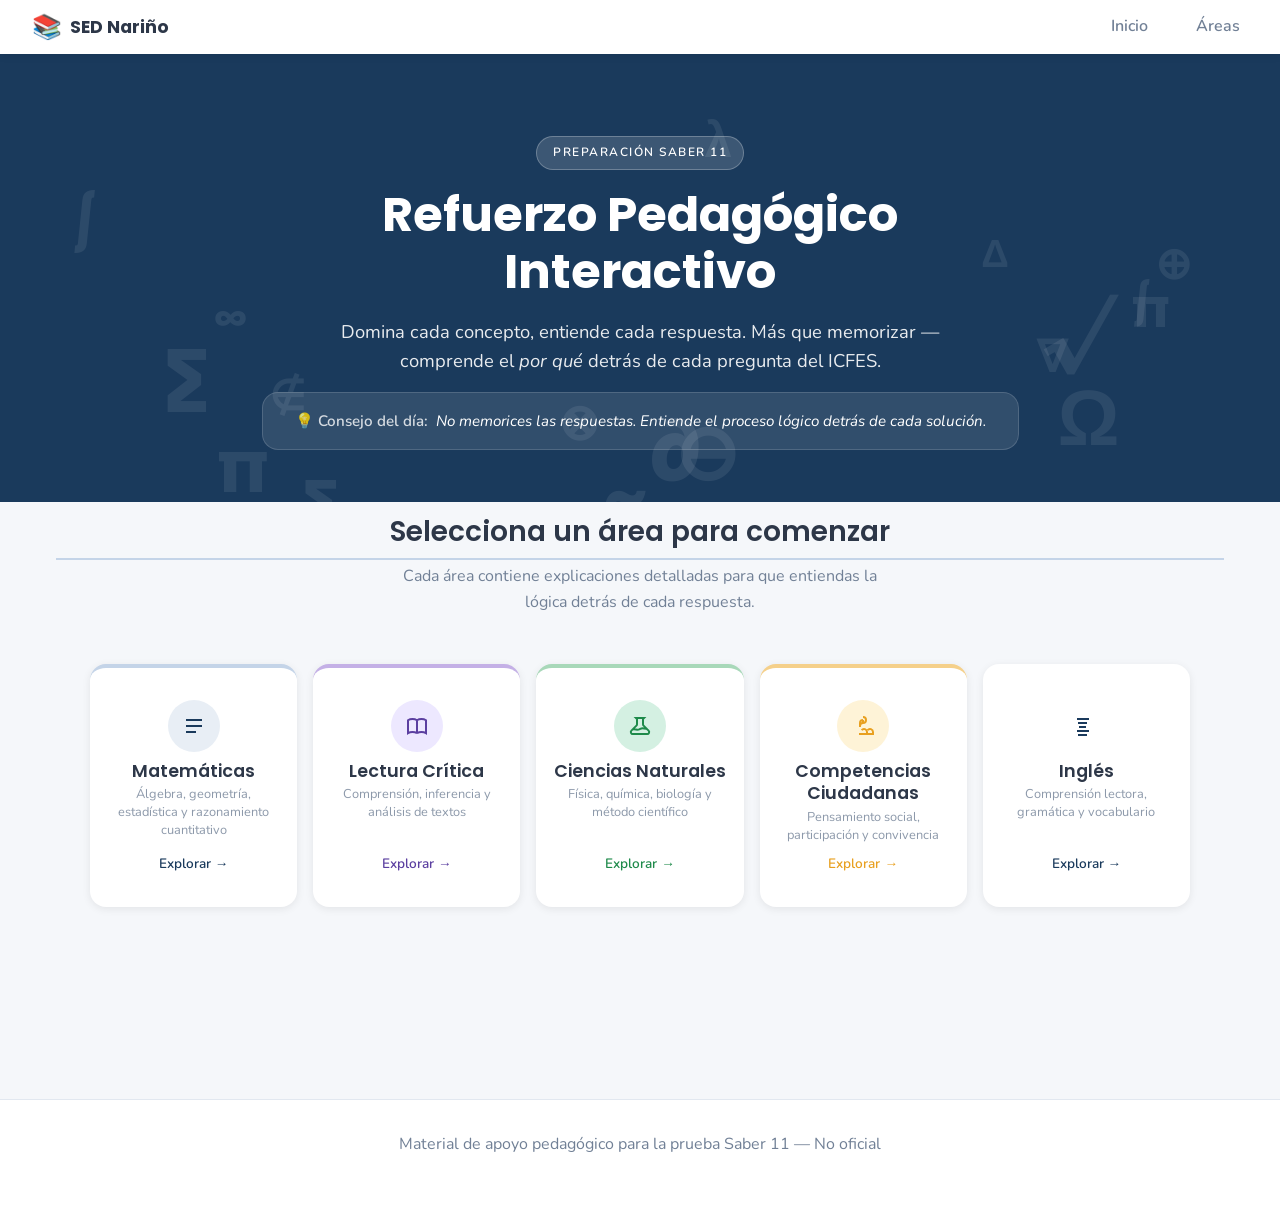
<file: index.html>
<!DOCTYPE html>
<html lang="es">
<head>
  <meta charset="UTF-8">
  <meta name="viewport" content="width=device-width, initial-scale=1.0">
  <title>Apoyo ICFES — Refuerzo Pedagógico</title>
  <link rel="stylesheet" href="shared/css/variables.css">
  <link rel="stylesheet" href="shared/css/base.css">
  <link rel="stylesheet" href="shared/css/layout.css">
  <link rel="stylesheet" href="shared/css/components.css">
  <link rel="stylesheet" href="shared/css/index.css">
</head>
<body>

  <nav class="navbar">
    <div class="navbar-brand">
      <span class="navbar-logo">📚</span>
      <span class="navbar-title">SED Nariño</span>
    </div>
    <div class="navbar-links">
      <a href="#heroHeader" class="nav-link">Inicio</a>
      <a href="#areasSection" class="nav-link">Áreas</a>
    </div>
  </nav>

  <header class="hero-header" id="heroHeader" data-area="mat">
    <div class="hero-bg" id="heroBg"></div>
    <div class="hero-content">
      <div class="hero-badge">PREPARACIÓN SABER 11</div>
      <h1 class="hero-title">Refuerzo Pedagógico<br>Interactivo</h1>
      <p class="hero-subtitle">Domina cada concepto, entiende cada respuesta. Más que memorizar — comprende el <em>por qué</em> detrás de cada pregunta del ICFES.</p>
      
      <div class="tips-carousel">
        <span class="tips-label">💡 Consejo del día:</span>
        <span class="tip-current" id="tipCurrent"></span>
      </div>
    </div>
  </header>

  <main class="container">
    <section class="areas-section" id="areasSection">
      <h2 class="section-title">Selecciona un área para comenzar</h2>
      <p class="section-subtitle">Cada área contiene explicaciones detalladas para que entiendas la lógica detrás de cada respuesta.</p>
      
      <div class="areas-grid">
        <a class="area-card" href="pages/area.html?area=mat" data-area="mat">
          <div class="area-card__icon">
            <svg viewBox="0 0 24 24" fill="none" stroke="currentColor" stroke-width="2">
              <path d="M4 6h16M4 12h16M4 18h10"/>
            </svg>
          </div>
          <h3 class="area-card__name">Matemáticas</h3>
          <p class="area-card__desc">Álgebra, geometría, estadística y razonamiento cuantitativo</p>
          <span class="area-card__cta">Explorar →</span>
        </a>

        <a class="area-card" href="pages/area.html?area=lc" data-area="lc">
          <div class="area-card__icon">
            <svg viewBox="0 0 24 24" fill="none" stroke="currentColor" stroke-width="2">
              <path d="M12 6.253v13m0-13C10.832 5.477 9.246 5 7.5 5S4.168 5.477 3 6.253v13C4.168 18.477 5.754 18 7.5 18s3.332.477 4.5 1.253m0-13C13.168 5.477 14.754 5 16.5 5c1.747 0 3.332.477 4.5 1.253v13C19.832 18.477 18.247 18 16.5 18c-1.746 0-3.332.477-4.5 1.253"/>
            </svg>
          </div>
          <h3 class="area-card__name">Lectura Crítica</h3>
          <p class="area-card__desc">Comprensión, inferencia y análisis de textos</p>
          <span class="area-card__cta">Explorar →</span>
        </a>

        <a class="area-card" href="pages/area.html?area=cn" data-area="cn">
          <div class="area-card__icon">
            <svg viewBox="0 0 24 24" fill="none" stroke="currentColor" stroke-width="2">
              <path d="M19.428 15.428a2 2 0 00-1.022-.547l-2.387-.477a6 6 0 00-3.86.517l-.318.158a6 6 0 01-3.86.517L6.05 15.21a2 2 0 00-1.806.547M8 4h8l-1 1v5.172a2 2 0 00.586 1.414l5 5c1.26 1.26.367 3.414-1.415 3.414H4.828c-1.782 0-2.674-2.154-1.414-3.414l5-5A2 2 0 009 10.172V5L8 4z"/>
            </svg>
          </div>
          <h3 class="area-card__name">Ciencias Naturales</h3>
          <p class="area-card__desc">Física, química, biología y método científico</p>
          <span class="area-card__cta">Explorar →</span>
        </a>

        <a class="area-card" href="pages/area.html?area=cc" data-area="cc">
          <div class="area-card__icon">
            <svg viewBox="0 0 24 24" fill="none" stroke="currentColor" stroke-width="2">
              <path d="M17 20h5v-2a3 3 0 00-5.356-1.857M17 20H8m8 0v-2a3 3 0 00-5.356-1.857M17 20H8m8 0v-2a3 3 0 00-5.356-1.857M12 9a3 3 0 00-3 3v1m0 0V9a3 3 0 013-3m0 3c1.657 0 3-1.343 3-3s-1.343-3-3-3m0 3v1m0 0V9c1.657 0 3-1.343 3-3s-1.343-3-3-3m-3 9h.01"/>
            </svg>
          </div>
          <h3 class="area-card__name">Competencias Ciudadanas</h3>
          <p class="area-card__desc">Pensamiento social, participación y convivencia</p>
          <span class="area-card__cta">Explorar →</span>
        </a>

        <a class="area-card" href="pages/area.html?area=en" data-area="en">
          <div class="area-card__icon">
            <svg viewBox="0 0 24 24" fill="none" stroke="currentColor" stroke-width="2">
              <path d="M3 5h12M4 9h9M5 13h7M3 17h12M4 21h9"/>
            </svg>
          </div>
          <h3 class="area-card__name">Inglés</h3>
          <p class="area-card__desc">Comprensión lectora, gramática y vocabulario</p>
          <span class="area-card__cta">Explorar →</span>
        </a>
      </div>
    </section>
  </main>

  <footer class="site-footer">
    <p>Material de apoyo pedagógico para la prueba Saber 11 — No oficial</p>
  </footer>

  <script>
    const AREA_ICONS = {
      mat: ['∑', '∫', 'π', '√', '≈', 'Δ', 'Ω', 'λ', '∞', '∂', '∇', '∉', '⊕', '⊖', '⊗'],
      lc: ['A', 'B', 'C', 'D', 'E', 'F', 'G', 'H', 'I', 'J', 'K', 'L', 'M', 'N', 'O'],
      cn: ['⚛', '🧬', '🔬', '🧪', '🌿', '⚡', '🔥', '💧', '🌊', '☀️', '🌙', '⭐', '🧠', '🦴', '🩸'],
      cc: ['⚖️', '🤝', '🗳️', '🗣️', '📢', '👥', '👤', '🏛️', '🛡️', '❤️', '🤲', '✊', '✋', '👋', '💪'],
      en: ['A', 'B', 'C', 'D', 'E', 'F', 'G', 'H', 'I', 'J', 'K', 'L', 'M', 'N', 'O']
    };

    const tips = [
      "No memorices las respuestas. Entiende el proceso lógico detrás de cada solución.",
      "Lee todo el enunciado antes de responder. La clave siempre está en los detalles.",
      "Practica con timer. En el examen real tendrás 5 minutos por pregunta.",
      "Si no sabes, usa la eliminación. Descarta las opciones que seguro están mal.",
      "Revisa los términos del glosario. Entender el vocabulario técnico es clave.",
      "Practica regularmente. La constancia supera al talento."
    ];

    let currentTip = 0;
    function updateTip() {
      const tipEl = document.getElementById('tipCurrent');
      tipEl.style.opacity = 0;
      setTimeout(() => {
        tipEl.textContent = tips[currentTip];
        tipEl.style.opacity = 1;
      }, 300);
    }

    function spawnBackgroundIcons(area) {
      const canvas = document.getElementById('heroBg');
      if (!canvas) return;
      canvas.innerHTML = '';
      const icons = AREA_ICONS[area] || AREA_ICONS.mat;
      
      for (let i = 0; i < 18; i++) {
        const el = document.createElement('div');
        el.className = 'hero-bg-item';
        el.textContent = icons[i % icons.length];
        el.style.cssText = `
          top: ${Math.random() * 90 + 5}%;
          left: ${Math.random() * 90 + 5}%;
          font-size: ${35 + Math.random() * 55}px;
          animation-delay: ${Math.random() * 5}s;
          animation-duration: ${12 + Math.random() * 12}s;
        `;
        canvas.appendChild(el);
      }
    }

    function updateArea(area) {
      const header = document.getElementById('heroHeader');
      header.dataset.area = area;
      spawnBackgroundIcons(area);
    }

    document.querySelectorAll('.area-card').forEach(card => {
      card.addEventListener('mouseenter', () => {
        const area = card.dataset.area;
        updateArea(area);
      });
    });

    updateTip();
    spawnBackgroundIcons('mat');

    setInterval(() => {
      currentTip = (currentTip + 1) % tips.length;
      updateTip();
    }, 6000);
  </script>
</body>
</html>
</file>
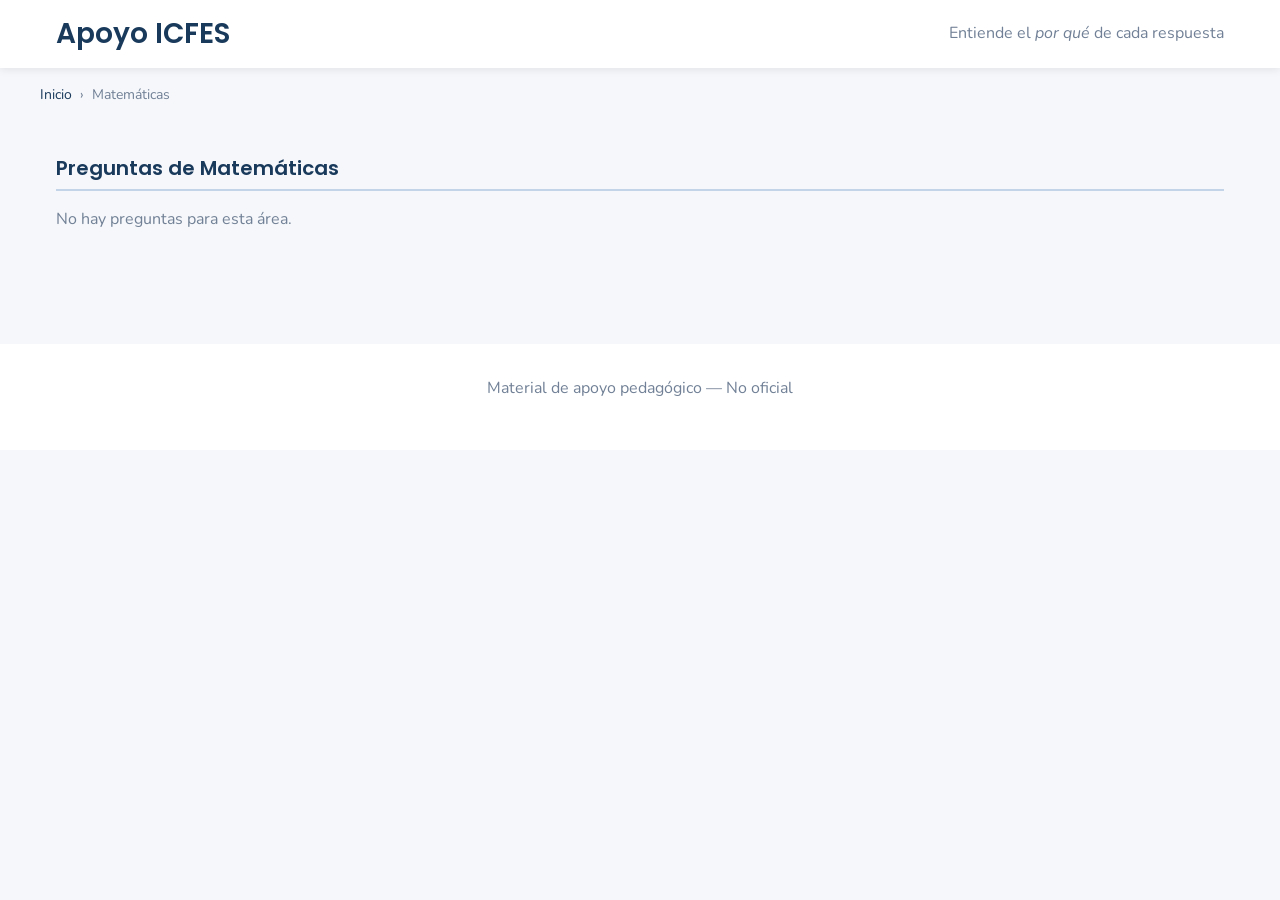
<file: pages/area.html>
<!DOCTYPE html>
<html lang="es">
<head>
  <meta charset="UTF-8">
  <meta name="viewport" content="width=device-width, initial-scale=1.0">
  <title>Área — Apoyo ICFES</title>
  <link rel="stylesheet" href="../shared/css/variables.css">
  <link rel="stylesheet" href="../shared/css/base.css">
  <link rel="stylesheet" href="../shared/css/layout.css">
  <link rel="stylesheet" href="../shared/css/components.css">
  <link rel="stylesheet" href="../shared/css/backgrounds.css">
</head>
<body>

  <div class="bg-canvas" aria-hidden="true"></div>

  <header class="site-header">
    <div class="container">
      <a href="../index.html" style="text-decoration:none;">
        <h1 class="site-title">Apoyo ICFES</h1>
      </a>
      <p class="site-subtitle">Entiende el <em>por qué</em> de cada respuesta</p>
    </div>
  </header>

  <nav class="breadcrumb container" aria-label="Navegación">
    <a href="../index.html">Inicio</a>
    <span aria-hidden="true">›</span>
    <span id="breadcrumb-area">Área</span>
  </nav>

  <main class="container" style="position:relative; z-index:1;">
    <section class="area-list">
      <h2 class="section-title" id="area-title">Preguntas</h2>
      <div class="question-list" id="question-list">
    <p class="text-gray-500">Cargando...</p>
  </div>
    </section>
  </main>

  <footer class="site-footer">
    <p>Material de apoyo pedagógico — No oficial</p>
  </footer>

  <script>
    const AREA_NAMES = {
      mat: 'Matemáticas',
      lc: 'Lectura Crítica',
      cn: 'Ciencias Naturales',
      cc: 'Competencias Ciudadanas',
      soc: 'Competencias Ciudadanas',
      en: 'Inglés'
    };
    
    const AREA_SUBJECT = {
      mat: 'mat',
      lc: 'lc',
      cn: 'cn',
      cc: 'soc',
      soc: 'soc',
      en: 'ing'
    };
    
    const AREA_ICONS = {
      mat: ['∑', '∫', 'π', '√', '≈', 'Δ', 'Ω', 'λ', '∞'],
      lc: ['A', 'B', 'C', 'D', 'E', 'F', 'G', 'H', 'I'],
      cn: ['⚛', '🧬', '🔬', '🧪', '🌿', '⚡', '🔥', '💧', '🌊'],
      cc: ['⚖️', '🤝', '🗳️', '🗣️', '📢', '👥', '👤', '🏛️', '🛡️'],
      en: ['A', 'B', 'C', 'D', 'E', 'F', 'G', 'H', 'I'],
      ing: ['A', 'B', 'C', 'D', 'E', 'F', 'G', 'H', 'I']
    };
    
    function truncate(str, len) {
      if (!str || str.length <= len) return str;
      return str.substring(0, len).trim() + '...';
    }
    
    function spawnBackgroundIcons(area) {
      const canvas = document.getElementById('heroBg');
      if (!canvas) return;
      canvas.innerHTML = '';
      const icons = AREA_ICONS[area] || AREA_ICONS.mat;
      for (let i = 0; i < 18; i++) {
        const el = document.createElement('div');
        el.className = 'hero-bg-item';
        el.textContent = icons[i % icons.length];
        el.style.cssText = 'top: ' + (Math.random() * 90 + 5) + '%; left: ' + (Math.random() * 90 + 5) + '%; font-size: ' + (35 + Math.random() * 55) + 'px; animation-delay: ' + (Math.random() * 5) + 's; animation-duration: ' + (12 + Math.random() * 12) + 's;';
        canvas.appendChild(el);
      }
    }
    
    async function fetchQuestionsFromDB(subject) {
      try {
        const response = await fetch('../api/questions.php?subject=' + subject);
        if (!response.ok) throw new Error('API Error');
        const data = await response.json();
        return data;
      } catch (e) {
        console.error('Error fetching questions:', e);
        return [];
      }
    }
    
    (async function() {
      const params = new URLSearchParams(location.search);
      const areaUrl = params.get('area') || 'mat';
      const subject = AREA_SUBJECT[areaUrl] || areaUrl;
      
      document.body.dataset.area = areaUrl;
      document.getElementById('breadcrumb-area').textContent = AREA_NAMES[areaUrl] || areaUrl;
      document.getElementById('area-title').textContent = 'Preguntas de ' + (AREA_NAMES[areaUrl] || areaUrl);
      
      spawnBackgroundIcons(areaUrl);
      
      const list = document.getElementById('question-list');
      
      const questions = await fetchQuestionsFromDB(subject);
      
      if (questions.length === 0) {
        list.innerHTML = '<p class="text-soft">No hay preguntas para esta área.</p>';
        return;
      }
      
      questions.sort((a, b) => a.id - b.id);
      
      const questionsToShow = questions.slice(0, 15);
      
      questionsToShow.forEach(function(q) {
        const item = document.createElement('a');
        item.href = 'justification.html?id=' + q.id + '&area=' + areaUrl;
        item.className = 'question-list-item';
        const qtext = q.text || 'Pregunta #' + q.id;
        item.innerHTML = '<span class="qli-id">#' + q.id + '</span><p class="qli-text">' + truncate(qtext, 80) + '</p><span class="qli-arrow">→</span>';
        list.appendChild(item);
      });
    })();
  </script>
</body>
</html>
</file>
<file: shared/css/variables.css>
@import url('https://fonts.googleapis.com/css2?family=Nunito:wght@400;600;700&family=Poppins:wght@600;700&display=swap');

:root {
  --font-body:    'Nunito', sans-serif;
  --font-display: 'Poppins', sans-serif;

  --color-page-bg:   #F5F7FA;
  --color-text:      #2D3748;
  --color-text-soft: #718096;
  --color-white:     #FFFFFF;
  --color-shadow:    rgba(0, 0, 0, 0.08);

  /* MATEMÁTICAS */
  --mat-primary: #C4D4E8;  --mat-accent: #1a3a5c;
  --mat-light:   #e8eef5;  --mat-text:   #1a3a5c;  --mat-icon-op: 0.08;

  /* LECTURA CRÍTICA */
  --lc-primary:  #C4B0E6;  --lc-accent:  #5b3fa0;
  --lc-light:    #ede8ff;  --lc-text:    #5b3fa0;  --lc-icon-op: 0.07;

  /* CIENCIAS NATURALES */
  --cn-primary:  #A8D8B9;  --cn-accent:  #1e8a4a;
  --cn-light:    #d4f0e2;  --cn-text:    #1e8a4a;  --cn-icon-op: 0.08;

  /* COMPETENCIAS CIUDADANAS */
  --cc-primary:  #F5D08A;  --cc-accent:  #e8a020;
  --cc-light:    #fef3d7;  --cc-text:    #8B5A00;  --cc-icon-op: 0.08;

  /* INGLÉS */
  --ing-primary:  #F4B8B5;  --ing-accent:  #c0392b;
  --ing-light:    #fde8e6;  --ing-text:    #c0392b;  --ing-icon-op: 0.07;

  /* Estados */
  --color-correct: #1E8449;
  --color-wrong:   #C0392B;
  --color-hint:    #2471A3;

  /* Espaciado y radios */
  --sp-xs: 4px;  --sp-sm: 8px;   --sp-md: 16px;
  --sp-lg: 32px; --sp-xl: 64px;
  --r-card: 16px; --r-btn: 10px;

  /* Variables genéricas de área — sobreescritas por data-area */
  --area-primary: var(--mat-primary);
  --area-accent:  var(--mat-accent);
  --area-light:   var(--mat-light);
  --area-text:    var(--mat-text);
  --area-icon-op: var(--mat-icon-op);
}

[data-area="mat"] { --area-primary:var(--mat-primary); --area-accent:var(--mat-accent); --area-light:var(--mat-light); --area-text:var(--mat-text); --area-icon-op:var(--mat-icon-op); }
[data-area="lc"]  { --area-primary:var(--lc-primary);  --area-accent:var(--lc-accent);  --area-light:var(--lc-light);  --area-text:var(--lc-text);  --area-icon-op:var(--lc-icon-op);  }
[data-area="cn"]  { --area-primary:var(--cn-primary);  --area-accent:var(--cn-accent);  --area-light:var(--cn-light);  --area-text:var(--cn-text);  --area-icon-op:var(--cn-icon-op);  }
[data-area="cc"]  { --area-primary:var(--cc-primary);  --area-accent:var(--cc-accent);  --area-light:var(--cc-light);  --area-text:var(--cc-text);  --area-icon-op:var(--cc-icon-op);  }
[data-area="soc"] { --area-primary:var(--cc-primary); --area-accent:var(--cc-accent); --area-light:var(--cc-light); --area-text:var(--cc-text); --area-icon-op:var(--cc-icon-op);  }
[data-area="ing"] { --area-primary:var(--ing-primary); --area-accent:var(--ing-accent); --area-light:var(--ing-light); --area-text:var(--ing-text); --area-icon-op:var(--ing-icon-op); }
</file>
<file: shared/css/base.css>
@import url('https://fonts.googleapis.com/css2?family=Nunito:wght@400;600;700&family=Poppins:wght@600;700&display=swap');

*, *::before, *::after {
  box-sizing: border-box;
  margin: 0;
  padding: 0;
}

html {
  font-size: 16px;
  scroll-behavior: smooth;
}

body {
  font-family: var(--font-body);
  background-color: var(--color-page-bg);
  color: var(--color-text);
  line-height: 1.6;
  min-height: 100vh;
}

h1, h2, h3, h4, h5, h6 {
  font-family: var(--font-display);
  font-weight: 600;
  line-height: 1.3;
}

h1 { font-size: 2.5rem; }
h2 { font-size: 2rem; }
h3 { font-size: 1.5rem; }
h4 { font-size: 1.25rem; }

p { margin-bottom: var(--sp-md); }

a {
  color: var(--area-accent);
  text-decoration: none;
  transition: opacity 0.2s;
}

a:hover { opacity: 0.8; }

button {
  font-family: var(--font-body);
  cursor: pointer;
  border: none;
  background: none;
}

ul, ol { list-style: none; }

img {
  max-width: 100%;
  height: auto;
  display: block;
}

.visually-hidden {
  position: absolute;
  width: 1px;
  height: 1px;
  padding: 0;
  margin: -1px;
  overflow: hidden;
  clip: rect(0, 0, 0, 0);
  white-space: nowrap;
  border: 0;
}

.container {
  width: 100%;
  max-width: 1200px;
  margin: 0 auto;
  padding: 0 var(--sp-md);
}

.card {
  background: var(--color-white);
  border-radius: var(--r-card);
  box-shadow: 0 4px 12px var(--color-shadow);
  padding: var(--sp-lg);
}

.badge {
  display: inline-flex;
  align-items: center;
  padding: var(--sp-xs) var(--sp-sm);
  border-radius: 20px;
  font-size: 0.875rem;
  font-weight: 600;
}

.badge-area {
  background: var(--area-light);
  color: var(--area-text);
}

.badge-diff {
  background: var(--area-accent);
  color: var(--color-white);
}

.text-area { color: var(--area-text); }
.text-soft { color: var(--color-text-soft); }

@media (prefers-reduced-motion: reduce) {
  *, *::before, *::after {
    animation-duration: 0.01ms !important;
    animation-iteration-count: 1 !important;
    transition-duration: 0.01ms !important;
  }
  html { scroll-behavior: auto; }
}
</file>
<file: shared/css/layout.css>
.site-header {
  background: var(--color-white);
  padding: var(--sp-md) 0;
  box-shadow: 0 2px 8px var(--color-shadow);
  position: sticky;
  top: 0;
  z-index: 100;
}

.site-header .container {
  display: flex;
  align-items: center;
  justify-content: space-between;
  flex-wrap: wrap;
  gap: var(--sp-md);
}

.site-title {
  font-family: var(--font-display);
  color: var(--area-accent);
  font-size: 1.75rem;
}

.site-subtitle {
  color: var(--color-text-soft);
  font-size: 1rem;
  margin: 0;
}

.areas-grid {
  display: grid;
  grid-template-columns: repeat(auto-fill, minmax(280px, 1fr));
  gap: var(--sp-lg);
  padding: var(--sp-xl) 0;
}

.site-footer {
  background: var(--color-white);
  padding: var(--sp-lg) 0;
  text-align: center;
  color: var(--color-text-soft);
  margin-top: var(--sp-xl);
}

.breadcrumb {
  display: flex;
  align-items: center;
  gap: var(--sp-sm);
  padding: var(--sp-md) 0;
  font-size: 0.875rem;
  flex-wrap: wrap;
}

.breadcrumb a {
  color: var(--area-accent);
}

.breadcrumb span {
  color: var(--color-text-soft);
}

.explanation-card {
  background: var(--color-white);
  border-radius: var(--r-card);
  box-shadow: 0 4px 24px var(--color-shadow);
  padding: var(--sp-lg);
  margin: var(--sp-lg) 0;
}

.explanation-footer {
  display: flex;
  justify-content: space-between;
  gap: var(--sp-md);
  padding: var(--sp-lg) 0;
  flex-wrap: wrap;
}

.split-layout {
  display: grid;
  grid-template-columns: 1fr 1fr;
  gap: var(--sp-xl);
}

@media (max-width: 900px) {
  .split-layout {
    grid-template-columns: 1fr;
  }
}

@media (max-width: 600px) {
  .areas-grid {
    grid-template-columns: 1fr;
  }
  
  .site-title {
    font-size: 1.5rem;
  }
  
  .explanation-footer {
    flex-direction: column;
  }
}
</file>
<file: shared/css/components.css>
.area-card {
  display: flex;
  flex-direction: column;
  align-items: center;
  text-align: center;
  padding: var(--sp-lg);
  border-radius: var(--r-card);
  background: var(--area-primary);
  color: var(--area-text);
  transition: transform 0.3s, box-shadow 0.3s;
  cursor: pointer;
  min-height: 220px;
  justify-content: center;
}

.area-card:hover {
  transform: translateY(-4px);
  box-shadow: 0 8px 24px var(--area-accent);
  opacity: 1;
}

.area-card__icon {
  width: 64px;
  height: 64px;
  border-radius: 50%;
  background: var(--color-white);
  display: flex;
  align-items: center;
  justify-content: center;
  font-size: 1.5rem;
  font-weight: 700;
  color: var(--area-accent);
  margin-bottom: var(--sp-md);
}

.area-card__name {
  font-size: 1.5rem;
  margin-bottom: var(--sp-sm);
  color: var(--area-text);
}

.area-card__desc {
  font-size: 0.9rem;
  color: var(--area-text);
  opacity: 0.8;
  margin-bottom: var(--sp-md);
}

.area-card__cta {
  font-weight: 600;
  color: var(--area-accent);
  font-size: 0.875rem;
}

.btn {
  display: inline-flex;
  align-items: center;
  justify-content: center;
  padding: var(--sp-sm) var(--sp-md);
  border-radius: var(--r-btn);
  font-weight: 600;
  font-size: 1rem;
  transition: all 0.2s;
  cursor: pointer;
}

.btn-primary {
  background: var(--area-accent);
  color: var(--color-white);
}

.btn-primary:hover {
  opacity: 0.9;
  transform: translateY(-1px);
}

.btn-secondary {
  background: var(--area-light);
  color: var(--area-text);
}

.btn-secondary:hover {
  background: var(--area-primary);
}

.btn-ghost {
  background: transparent;
  color: var(--area-accent);
  border: 2px solid var(--area-accent);
}

.btn-ghost:hover {
  background: var(--area-light);
}

.btn-accent {
  background: var(--area-accent);
  color: var(--color-white);
  padding: var(--sp-sm) var(--sp-lg);
  font-size: 1rem;
}

.btn-hint {
  background: var(--color-hint);
  color: var(--color-white);
  margin-top: var(--sp-sm);
}

.option-item {
  display: flex;
  align-items: flex-start;
  gap: var(--sp-md);
  padding: var(--sp-md);
  border-radius: var(--r-btn);
  margin-bottom: var(--sp-sm);
  background: var(--color-page-bg);
  border: 2px solid transparent;
}

.opt-correct {
  background: #d4edda;
  border-color: var(--color-correct);
}

.opt-wrong {
  background: #f8d7da;
  border-color: var(--color-wrong);
}

.opt-label {
  font-weight: 700;
  min-width: 24px;
  height: 24px;
  display: flex;
  align-items: center;
  justify-content: center;
  border-radius: 50%;
  background: var(--color-white);
  color: var(--color-text);
  font-size: 0.875rem;
}

.correct-badge {
  background: var(--color-correct);
  color: var(--color-white);
  padding: 2px 8px;
  border-radius: 12px;
  font-size: 0.75rem;
  font-weight: 600;
  margin-left: auto;
}

.section-title {
  font-size: 1.25rem;
  color: var(--area-text);
  margin-bottom: var(--sp-md);
  padding-bottom: var(--sp-sm);
  border-bottom: 2px solid var(--area-primary);
}

.expl-header {
  margin-bottom: var(--sp-lg);
}

.expl-context {
  margin-bottom: var(--sp-md);
  padding: var(--sp-md);
  background: var(--area-light);
  border-radius: var(--r-btn);
}

.expl-question {
  font-size: 1.125rem;
  font-weight: 600;
  color: var(--color-text);
}

.expl-options {
  margin-bottom: var(--sp-lg);
}

.expl-justification,
.expl-distractors {
  margin-bottom: var(--sp-lg);
  padding: var(--sp-md);
  background: var(--color-page-bg);
  border-radius: var(--r-btn);
}

.expl-hints {
  margin-bottom: var(--sp-lg);
  padding: var(--sp-md);
  background: #e8f4fc;
  border-radius: var(--r-btn);
}

.hint-list {
  list-style: disc;
  padding-left: var(--sp-lg);
  margin-bottom: var(--sp-md);
}

.hint-item {
  margin-bottom: var(--sp-sm);
}

.dato-curioso-card {
  display: flex;
  align-items: flex-start;
  gap: var(--sp-md);
  padding: var(--sp-md);
  background: #fffde7;
  border-radius: var(--r-btn);
  border-left: 4px solid #fbc02d;
  margin-bottom: var(--sp-lg);
}

.dc-emoji {
  font-size: 1.5rem;
}

.dato-curioso-card p {
  margin: 0;
}

.gls-term {
  border-bottom: 2px dashed var(--area-accent);
  cursor: help;
  position: relative;
}

.gls-term::after {
  content: attr(data-tooltip);
  position: absolute;
  bottom: 125%;
  left: 50%;
  transform: translateX(-50%);
  background: var(--color-text);
  color: var(--color-white);
  padding: 6px 10px;
  border-radius: 6px;
  font-size: 0.8rem;
  max-width: 260px;
  white-space: normal;
  opacity: 0;
  pointer-events: none;
  transition: opacity 0.2s;
  z-index: 10;
  visibility: hidden;
}

.gls-term:hover::after,
.gls-term:focus::after {
  opacity: 1;
  visibility: visible;
}

.expl-metadata {
  margin-top: var(--sp-lg);
  padding: var(--sp-md);
  background: var(--color-page-bg);
  border-radius: var(--r-btn);
}

.expl-metadata summary {
  cursor: pointer;
  font-weight: 600;
  color: var(--color-text-soft);
}

.expl-metadata dl {
  display: grid;
  grid-template-columns: 180px 1fr;
  gap: var(--sp-sm);
  margin-top: var(--sp-md);
}

.expl-metadata dt {
  font-weight: 600;
  color: var(--area-text);
}

.expl-metadata dd {
  margin: 0;
}

.question-list-item {
  display: flex;
  align-items: center;
  gap: var(--sp-md);
  padding: var(--sp-md) var(--sp-lg);
  background: var(--color-white);
  border-radius: var(--r-btn);
  margin-bottom: var(--sp-sm);
  transition: all 0.2s;
  border-left: 4px solid var(--area-primary);
}

.question-list-item:hover {
  background: var(--area-light);
  transform: translateX(4px);
}

.qli-id {
  font-weight: 700;
  color: var(--area-accent);
  min-width: 40px;
}

.qli-text {
  flex: 1;
  margin: 0;
  font-size: 0.95rem;
}

.qli-arrow {
  color: var(--area-accent);
  font-size: 1.25rem;
}

.area-list {
  padding: var(--sp-lg) 0;
}

.filter-bar {
  display: flex;
  flex-wrap: wrap;
  align-items: center;
  gap: var(--sp-md);
  padding: 16px 20px;
  background: linear-gradient(135deg, #f8fafc 0%, #eef2f7 100%);
  border-radius: 16px;
  margin-bottom: var(--sp-lg);
  border: 1px solid #e2e8f0;
  box-shadow: 0 4px 16px rgba(0, 0, 0, 0.06);
}

.filter-bar__label {
  font-weight: 700;
  color: #1e293b;
  font-size: 0.9rem;
  display: flex;
  align-items: center;
  gap: 8px;
  padding: 8px 12px;
  background: #fff;
  border-radius: 8px;
  border: 1px solid #e2e8f0;
}

.filter-bar__label svg {
  color: #3b82f6;
}

.filter-group {
  display: flex;
  flex-direction: row;
  align-items: center;
  gap: 8px;
  padding: 6px 12px;
  background: #fff;
  border-radius: 10px;
  border: 1px solid #e2e8f0;
}

.filter-group label {
  font-size: 0.8rem;
  font-weight: 600;
  color: #64748b;
  white-space: nowrap;
}

.filter-select {
  padding: 10px 36px 10px 14px;
  border: 2px solid var(--area-primary);
  border-radius: 10px;
  background: #fff;
  color: var(--area-text);
  font-size: 0.875rem;
  font-family: var(--font-body);
  cursor: pointer;
  min-width: 160px;
  max-width: 160px;
  width: 160px;
  transition: all 0.2s;
  appearance: none;
  background-image: url("data:image/svg+xml,%3Csvg xmlns='http://www.w3.org/2000/svg' width='14' height='14' viewBox='0 0 24 24' fill='none' stroke='%233498db' stroke-width='2.5' stroke-linecap='round' stroke-linejoin='round'%3E%3Cpolyline points='6 9 12 15 18 9'%3E%3C/polyline%3E%3C/svg%3E");
  background-repeat: no-repeat;
  background-position: right 10px center;
  box-shadow: 0 2px 8px rgba(52, 152, 219, 0.15);
}

.filter-select:hover {
  border-color: var(--area-accent);
  box-shadow: 0 4px 12px rgba(52, 152, 219, 0.25);
  transform: translateY(-1px);
}

.filter-select:focus {
  outline: none;
  border-color: var(--area-accent);
  box-shadow: 0 0 0 3px rgba(52, 152, 219, 0.2), 0 4px 12px rgba(52, 152, 219, 0.25);
}

.filter-select option {
  white-space: normal;
  padding: 8px;
  background: #fff;
  color: #333;
}

.filter-input {
  padding: 10px 14px;
  border: 2px solid var(--area-primary);
  border-radius: 10px;
  background: #fff;
  color: var(--area-text);
  font-size: 0.875rem;
  font-family: var(--font-body);
  min-width: 200px;
  max-width: 200px;
  width: 200px;
  transition: all 0.2s;
  box-shadow: 0 2px 8px rgba(52, 152, 219, 0.15);
}

.filter-input:hover {
  border-color: var(--area-accent);
  box-shadow: 0 4px 12px rgba(52, 152, 219, 0.25);
}

.filter-input:focus {
  outline: none;
  border-color: var(--area-accent);
  box-shadow: 0 0 0 3px rgba(52, 152, 219, 0.2), 0 4px 12px rgba(52, 152, 219, 0.25);
}

.filter-input::placeholder {
  color: #999;
}

.filter-clear-btn {
  display: flex;
  align-items: center;
  gap: 6px;
  padding: 10px 18px;
  margin-left: auto;
  background: linear-gradient(135deg, #e74c3c 0%, #c0392b 100%);
  border: none;
  color: #fff;
  border-radius: 10px;
  font-size: 0.85rem;
  font-weight: 600;
  font-family: var(--font-body);
  cursor: pointer;
  transition: all 0.2s;
  box-shadow: 0 2px 8px rgba(231, 76, 60, 0.3);
}

.filter-clear-btn:hover {
  background: linear-gradient(135deg, #c0392b 0%, #a93226 100%);
  transform: translateY(-2px);
  box-shadow: 0 4px 12px rgba(231, 76, 60, 0.4);
}

.filter-clear-btn:active {
  transform: translateY(0);
}

.filter-clear-btn svg {
  width: 16px;
  height: 16px;
}
</file>
<file: shared/css/index.css>
.navbar {
  display: flex;
  align-items: center;
  justify-content: space-between;
  padding: var(--sp-sm) var(--sp-lg);
  background: var(--color-white);
  box-shadow: 0 2px 8px var(--color-shadow);
  position: sticky;
  top: 0;
  z-index: 100;
}

.navbar-brand {
  display: flex;
  align-items: center;
  gap: var(--sp-sm);
}

.navbar-logo {
  font-size: 1.5rem;
}

.navbar-title {
  font-family: var(--font-display);
  font-weight: 700;
  font-size: 1.1rem;
  color: var(--color-text);
}

.navbar-links {
  display: flex;
  gap: var(--sp-lg);
}

.nav-link {
  font-weight: 600;
  color: var(--color-text-soft);
  padding: var(--sp-xs) var(--sp-sm);
  border-radius: var(--r-btn);
  transition: all 0.2s;
}

.nav-link:hover {
  background: var(--color-page-bg);
  color: var(--color-text);
}

.hero-header {
  padding: 0;
  min-height: 340px;
  display: flex;
  flex-direction: column;
  align-items: center;
  justify-content: center;
  position: relative;
  overflow: hidden;
  transition: background 0.5s ease;
  background: linear-gradient(135deg, #1a365d 0%, #2c5282 50%, #3182ce 100%);
  padding-top: 50px;
  padding-bottom: 20px;
}

.hero-header[data-area="mat"] {
  background: linear-gradient(135deg, #1a3a5c 0%, #1a3a5c 100%);
}
.hero-header[data-area="lc"] {
  background: linear-gradient(135deg, #5b3fa0 0%, #5b3fa0 100%);
}
.hero-header[data-area="cn"] {
  background: linear-gradient(135deg, #1e8a4a 0%, #1e8a4a 100%);
}
.hero-header[data-area="cc"] {
  background: linear-gradient(135deg, #e8a020 0%, #e8a020 100%);
}
.hero-header[data-area="ing"] {
  background: linear-gradient(135deg, #c0392b 0%, #c0392b 100%);
}

.hero-bg {
  position: absolute;
  inset: 0;
  overflow: hidden;
  pointer-events: none;
  z-index: 0;
}

.hero-bg-item {
  position: absolute;
  opacity: 0.08;
  color: white;
  font-family: var(--font-display);
  font-weight: 700;
  animation: float 20s ease-in-out infinite;
  user-select: none;
}

@keyframes float {
  0%, 100% { transform: translateY(0px) rotate(0deg); }
  50% { transform: translateY(-20px) rotate(5deg); }
}

.hero-top {
  text-align: center;
  padding: 0.5rem 20px;
  color: white;
  max-width: 800px;
  margin: 0 auto;
  width: 100%;
  box-sizing: border-box;
}

.hero-center {
  display: flex;
  justify-content: center;
  align-items: center;
  padding: 0.2rem 20px;
  width: 100%;
  box-sizing: border-box;
}

.hero-image {
  max-width: 320px;
  width: 100%;
  height: auto;
  border-radius: var(--r-card);
  filter: drop-shadow(0 4px 12px rgba(0,0,0,0.15));
}

.hero-bottom {
  text-align: center;
  padding: 0.5rem 20px 1rem;
  color: white;
  width: 100%;
  box-sizing: border-box;
}

.hero-content {
  position: relative;
  z-index: 1;
  text-align: center;
  max-width: 800px;
  padding: var(--sp-lg) var(--sp-md);
}

.hero-image {
  max-width: 380px;
  width: 100%;
  height: auto;
  border-radius: var(--r-card);
  filter: drop-shadow(0 4px 12px rgba(0,0,0,0.15));
}

.hero-badge {
  display: inline-block;
  background: rgba(255,255,255,0.15);
  border: 1px solid rgba(255,255,255,0.25);
  padding: 6px 16px;
  border-radius: 20px;
  font-size: 0.75rem;
  font-weight: 600;
  letter-spacing: 1.5px;
  text-transform: uppercase;
  margin-bottom: var(--sp-md);
  color: white;
}

.hero-title {
  font-family: var(--font-display);
  font-size: 3rem;
  font-weight: 700;
  line-height: 1.2;
  margin-bottom: var(--sp-md);
  color: white;
}

.hero-subtitle {
  font-size: 1.15rem;
  opacity: 0.9;
  max-width: 600px;
  margin: 0 auto var(--sp-md);
  line-height: 1.6;
  color: white;
}

.tips-carousel {
  background: rgba(255,255,255,0.1);
  border: 1px solid rgba(255,255,255,0.15);
  border-radius: var(--r-card);
  padding: var(--sp-md) var(--sp-lg);
  display: inline-flex;
  align-items: center;
  gap: var(--sp-sm);
  font-size: 0.95rem;
  color: white;
}

.tips-label {
  font-weight: 600;
  opacity: 0.8;
  color: white;
}

.tip-current {
  font-style: italic;
  transition: opacity 0.3s ease;
  color: white;
}

.areas-section {
  padding: var(--sp-lg) 0 var(--sp-xl);
  margin-top: -20px;
}

.areas-section .section-title {
  text-align: center;
  font-size: 1.75rem;
  color: var(--color-text);
  margin-bottom: var(--sp-xs);
}

.section-subtitle {
  text-align: center;
  color: var(--color-text-soft);
  max-width: 500px;
  margin: 0 auto var(--sp-lg);
}

.areas-grid {
  display: grid;
  grid-template-columns: repeat(5, 1fr);
  gap: var(--sp-md);
  max-width: 1100px;
  margin: 0 auto;
  padding-top: var(--sp-md);
}

.area-card {
  background: var(--color-white);
  border-radius: var(--r-card);
  padding: var(--sp-lg) var(--sp-md);
  text-align: center;
  text-decoration: none;
  color: inherit;
  box-shadow: 0 2px 8px var(--color-shadow);
  transition: all 0.3s ease;
  border-top: 4px solid transparent;
  display: flex;
  flex-direction: column;
  align-items: center;
  cursor: pointer;
}

.area-card:hover {
  transform: translateY(-6px);
  box-shadow: 0 12px 32px rgba(0,0,0,0.12);
}

.area-card[data-area="mat"]:hover { border-top-color: var(--mat-accent); }
.area-card[data-area="lc"]:hover { border-top-color: var(--lc-accent); }
.area-card[data-area="cn"]:hover { border-top-color: var(--cn-accent); }
.area-card[data-area="cc"]:hover { border-top-color: var(--cc-accent); }
.area-card[data-area="ing"]:hover { border-top-color: var(--ing-accent); }

.area-card[data-area="mat"] { border-top-color: var(--mat-primary); }
.area-card[data-area="lc"] { border-top-color: var(--lc-primary); }
.area-card[data-area="cn"] { border-top-color: var(--cn-primary); }
.area-card[data-area="cc"] { border-top-color: var(--cc-primary); }
.area-card[data-area="ing"] { border-top-color: var(--ing-primary); }

.area-card__icon {
  width: 52px;
  height: 52px;
  border-radius: 50%;
  display: flex;
  align-items: center;
  justify-content: center;
  margin-bottom: var(--sp-sm);
}

.area-card__icon svg {
  width: 24px;
  height: 24px;
}

.area-card[data-area="mat"] .area-card__icon { background: var(--mat-light); color: var(--mat-accent); }
.area-card[data-area="lc"] .area-card__icon { background: var(--lc-light); color: var(--lc-accent); }
.area-card[data-area="cn"] .area-card__icon { background: var(--cn-light); color: var(--cn-accent); }
.area-card[data-area="cc"] .area-card__icon { background: var(--cc-light); color: var(--cc-accent); }
.area-card[data-area="ing"] .area-card__icon { background: var(--ing-light); color: var(--ing-accent); }

.area-card__name {
  font-size: 1.1rem;
  font-weight: 600;
  color: var(--color-text);
  margin-bottom: var(--sp-xs);
}

.area-card__desc {
  font-size: 0.8rem;
  color: var(--color-text-soft);
  margin-bottom: var(--sp-sm);
  line-height: 1.4;
}

.area-card__cta {
  font-size: 0.85rem;
  font-weight: 600;
  margin-top: auto;
}

.area-card[data-area="mat"] .area-card__cta { color: var(--mat-accent); }
.area-card[data-area="lc"] .area-card__cta { color: var(--lc-accent); }
.area-card[data-area="cn"] .area-card__cta { color: var(--cn-accent); }
.area-card[data-area="cc"] .area-card__cta { color: var(--cc-accent); }
.area-card[data-area="ing"] .area-card__cta { color: var(--ing-accent); }

.site-footer {
  background: var(--color-white);
  padding: var(--sp-lg) 0;
  text-align: center;
  color: var(--color-text-soft);
  margin-top: var(--sp-xl);
  border-top: 1px solid #e2e8f0;
}

@media (max-width: 900px) {
  .areas-grid {
    grid-template-columns: repeat(3, 1fr);
  }
  .area-card:nth-child(4),
  .area-card:nth-child(5) {
    grid-column: span 1;
  }
  .area-card:nth-child(4) { grid-column: 2; }
}

@media (max-width: 600px) {
  .hero-title {
    font-size: 2rem;
  }
  .hero-subtitle {
    font-size: 1rem;
  }
  .areas-grid {
    grid-template-columns: repeat(2, 1fr);
  }
  .area-card:nth-child(4) { grid-column: 1; }
  .hero-header {
    min-height: 300px;
  }
  .navbar-links {
    gap: var(--sp-sm);
  }
  .nav-link {
    font-size: 0.9rem;
  }
}
</file>
<file: shared/css/backgrounds.css>
.bg-canvas {
  position: fixed;
  inset: 0;
  overflow: hidden;
  pointer-events: none;
  z-index: 0;
}

.bg-icon {
  position: absolute;
  opacity: var(--area-icon-op, 0.08);
  fill: var(--area-accent);
  animation: float-icon var(--dur, 12s) ease-in-out infinite;
  animation-delay: var(--delay, 0s);
}

@keyframes float-icon {
  0%   { transform: translateY(0px)   rotate(0deg);  }
  33%  { transform: translateY(-16px) rotate(4deg);  }
  66%  { transform: translateY(-6px)  rotate(-3deg); }
  100% { transform: translateY(0px)   rotate(0deg);  }
}

@media (prefers-reduced-motion: reduce) {
  .bg-icon { animation: none; }
}

.hero-bg {
  position: absolute;
  inset: 0;
  overflow: hidden;
  pointer-events: none;
  z-index: 0;
}

.hero-bg-item {
  position: absolute;
  opacity: 0.06;
  color: var(--area-accent);
  font-family: var(--font-display);
  font-weight: 700;
  animation: float-icon 15s ease-in-out infinite;
  user-select: none;
}
</file>
